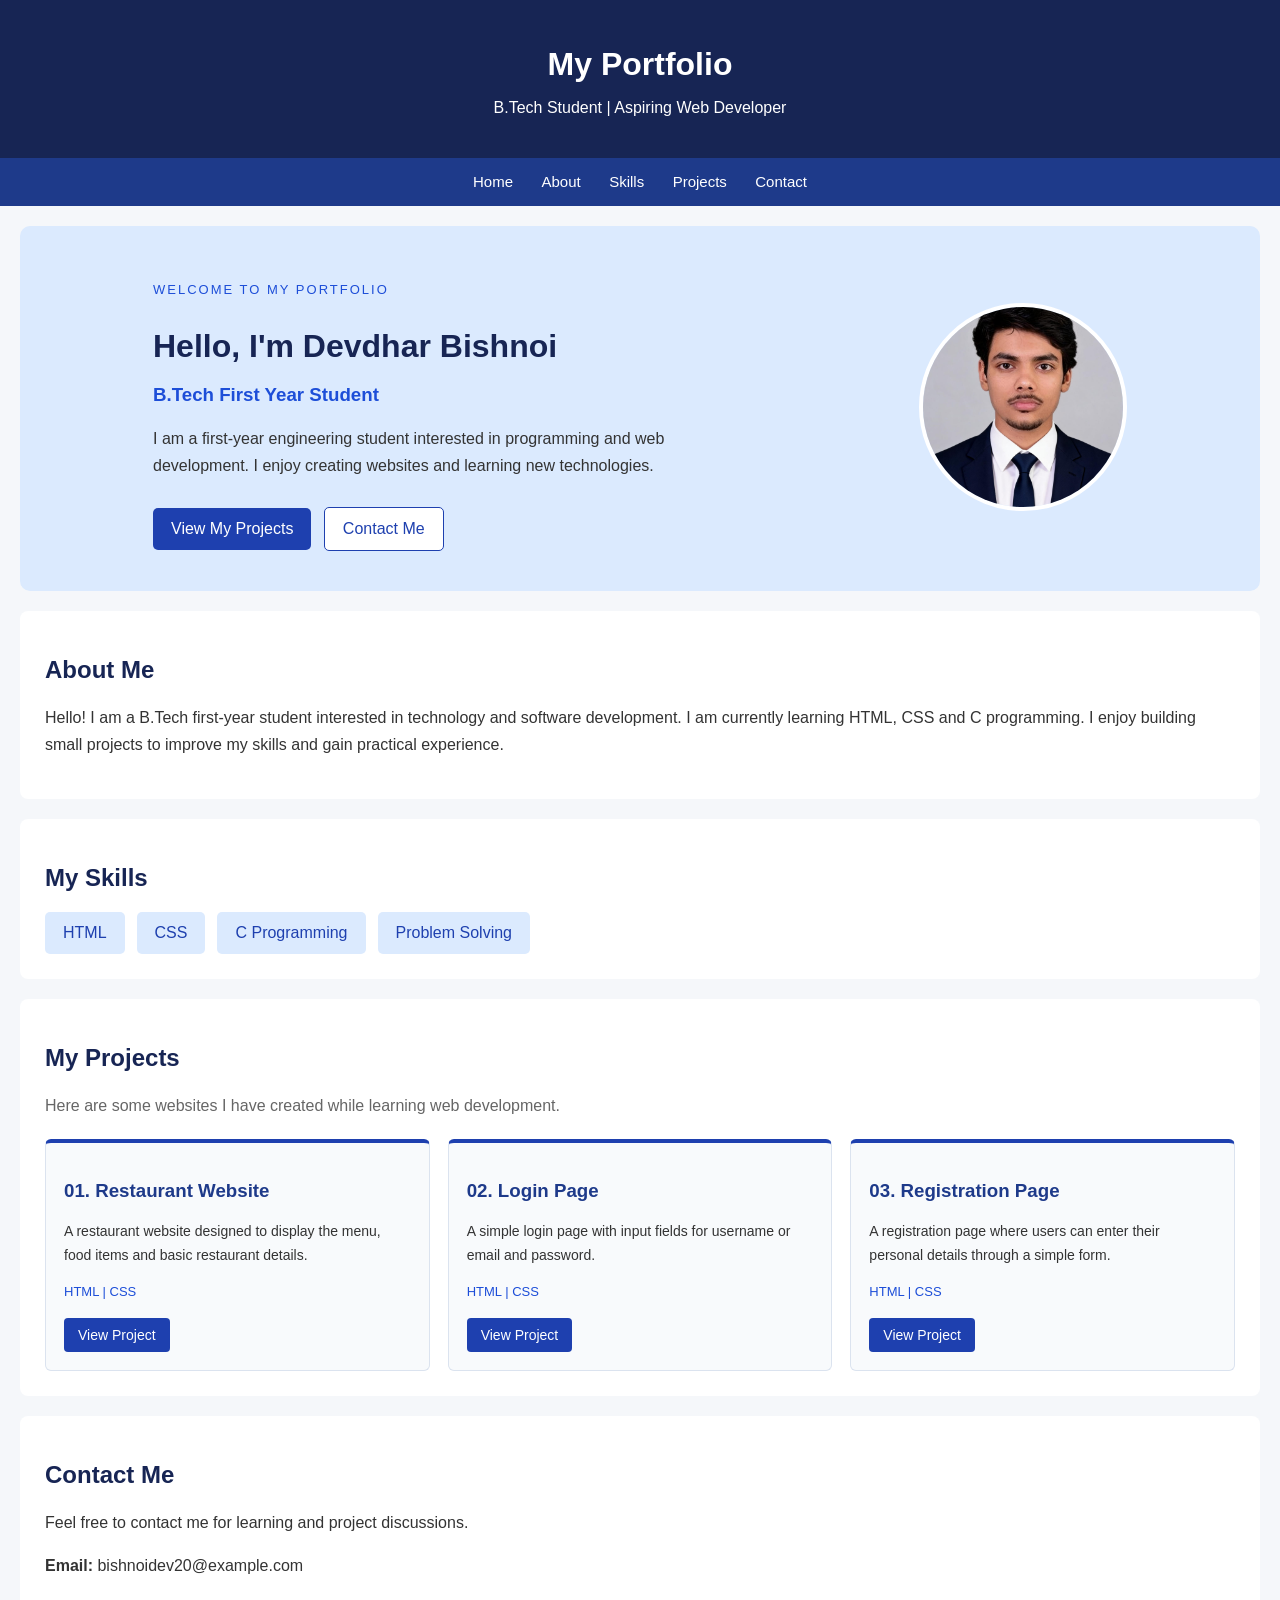
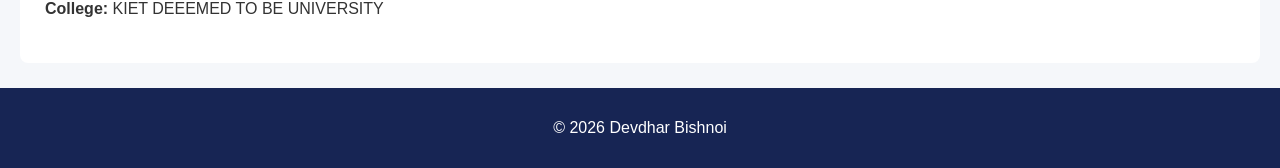
<file: index.html>
<!DOCTYPE html>
<html lang="en">
<head>
    <meta charset="UTF-8">
    <meta name="viewport" content="width=device-width, initial-scale=1.0">
    <title>My Portfolio</title>
    <link rel="stylesheet" href="index.css">
</head>
<body>

    <!-- Header -->
    <header>
        <h1>My Portfolio</h1>
        <p>B.Tech Student | Aspiring Web Developer</p>
    </header>

    <!-- Navigation Bar -->
    <nav>
        <a href="#home">Home</a>
        <a href="#about">About</a>
        <a href="#skills">Skills</a>
        <a href="#projects">Projects</a>
        <a href="#contact">Contact</a>
    </nav>

    <!-- Home Section -->
    <section id="home" class="intro">

        <div class="intro-text">
            <p class="welcome">WELCOME TO MY PORTFOLIO</p>

            <h2>Hello, I'm Devdhar Bishnoi</h2>
            <h3>B.Tech First Year Student</h3>

            <p>
                I am a first-year engineering student interested
                in programming and web development. I enjoy
                creating websites and learning new technologies.
            </p>

            <a href="#projects" class="btn">View My Projects</a>
            <a href="#contact" class="btn btn-light">Contact Me</a>
        </div>

        <!-- Profile Photo -->
        <div class="profile">
            <img src="PFP 1.jpeg" alt="My Profile Photo">
        </div>

    </section>

    <!-- About Section -->
    <section id="about">
        <h2>About Me</h2>

        <p>
            Hello! I am a B.Tech first-year student interested
            in technology and software development. I am currently
            learning HTML, CSS and C programming. I enjoy building
            small projects to improve my skills and gain practical
            experience.
        </p>
    </section>

    <!-- Skills Section -->
    <section id="skills">
        <h2>My Skills</h2>

        <div class="skills">
            <div class="skill">HTML</div>
            <div class="skill">CSS</div>
            <div class="skill">C Programming</div>
            <div class="skill">Problem Solving</div>
        </div>
    </section>

    <!-- Projects Section -->
    <section id="projects">
        <h2>My Projects</h2>

        <p class="subtitle">
            Here are some websites I have created while learning
            web development.
        </p>

        <div class="project-container">

            <!-- Restaurant Website -->
            <div class="project-card">
                <h3>01. Restaurant Website</h3>

                <p>
                    A restaurant website designed to display the
                    menu, food items and basic restaurant details.
                </p>

                <span>HTML | CSS</span>

                <br><br>

                <a href="Assignment/resty.html"
                   target="_blank"
                   class="project-btn">
                    View Project
                </a>
            </div>

            <!-- Login Page -->
            <div class="project-card">
                <h3>02. Login Page</h3>

                <p>
                    A simple login page with input fields for
                    username or email and password.
                </p>

                <span>HTML | CSS</span>

                <br><br>

                <a href="Assignment/login.html"
                   target="_blank"
                   class="project-btn">
                    View Project
                </a>
            </div>

            <!-- Registration Page -->
            <div class="project-card">
                <h3>03. Registration Page</h3>

                <p>
                    A registration page where users can enter
                    their personal details through a simple form.
                </p>

                <span>HTML | CSS</span>

                <br><br>

                <a href="Assignment/registration.html"
                   target="_blank"
                   class="project-btn">
                    View Project
                </a>
            </div>

        </div>
    </section>

    <!-- Contact Section -->
    <section id="contact">
        <h2>Contact Me</h2>

        <p>
            Feel free to contact me for learning and project
            discussions.
        </p>

        <p><b>Email:</b> bishnoidev20@example.com</p>
        <p><b>College:</b> KIET DEEEMED TO BE UNIVERSITY</p>
    </section>

    <!-- Footer -->
    <footer>
        <p>© 2026 Devdhar Bishnoi </p>
    </footer>

</body>
</html>
</file>
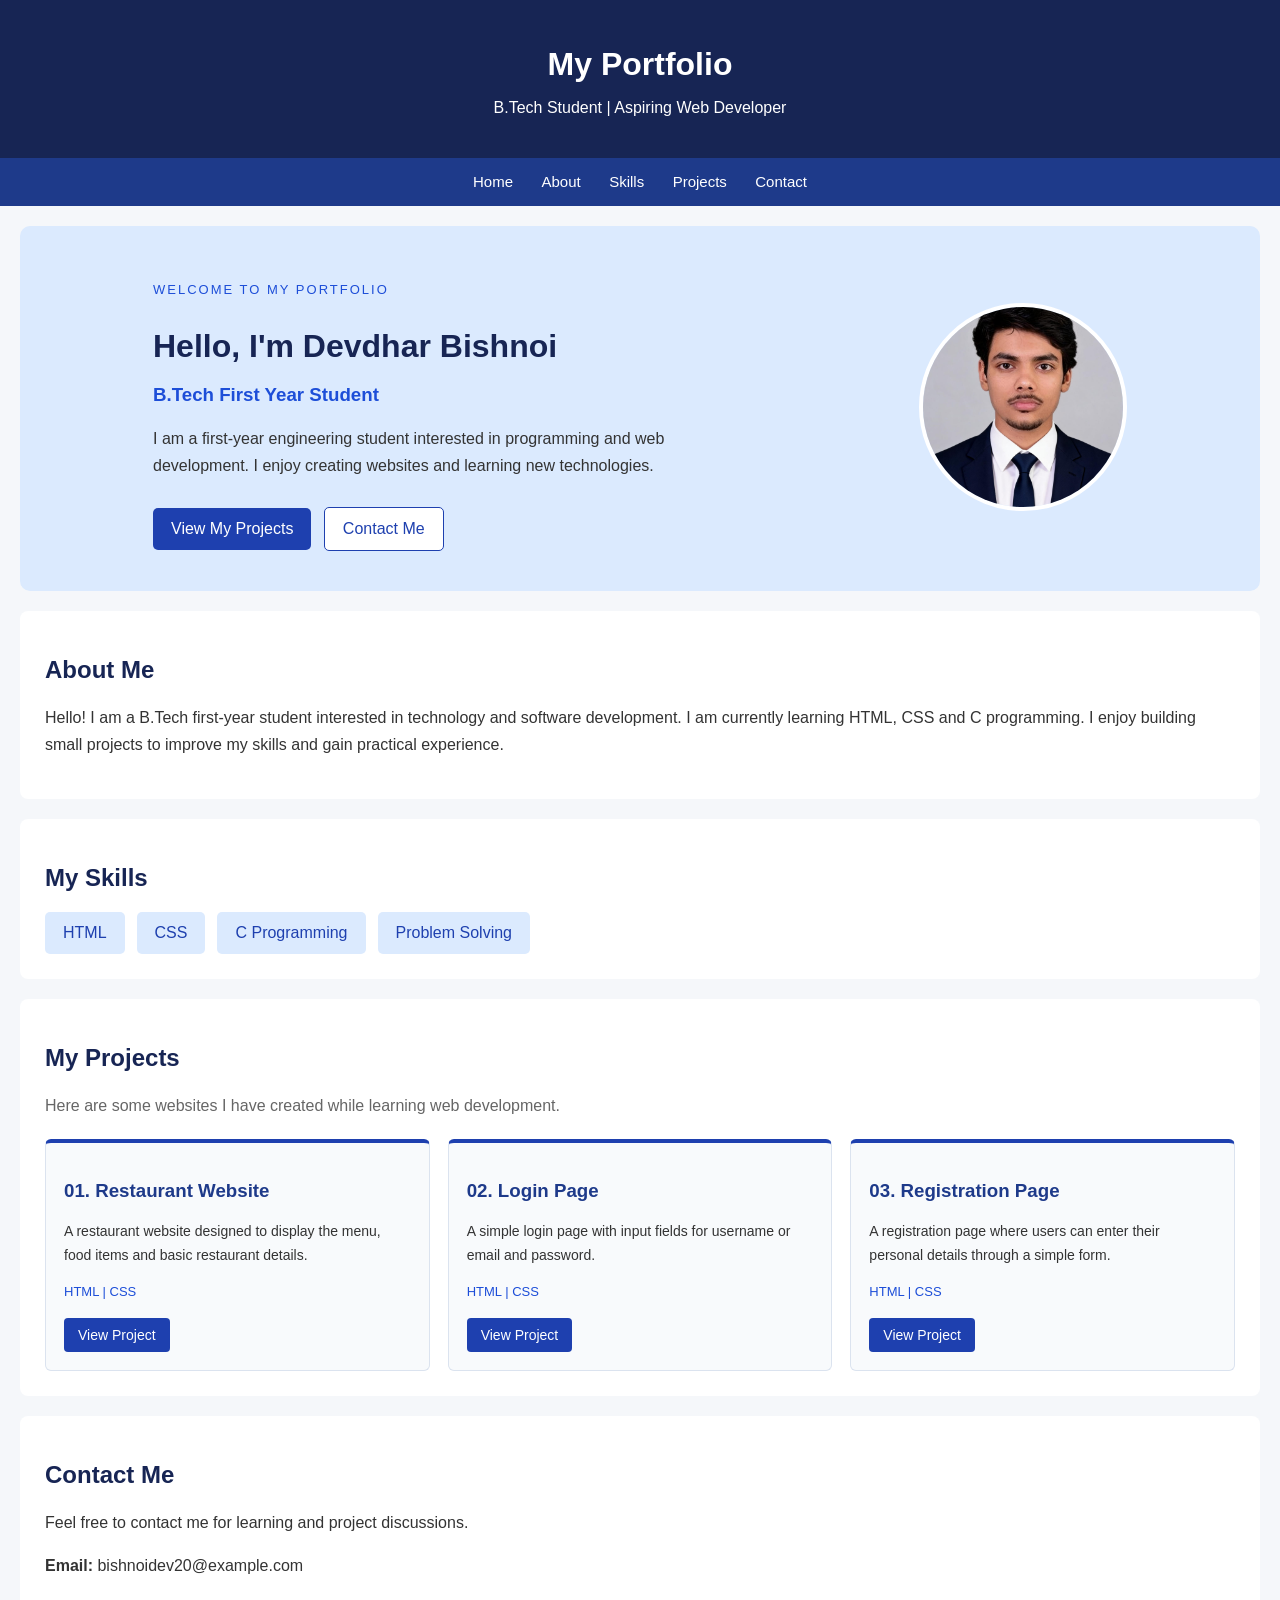
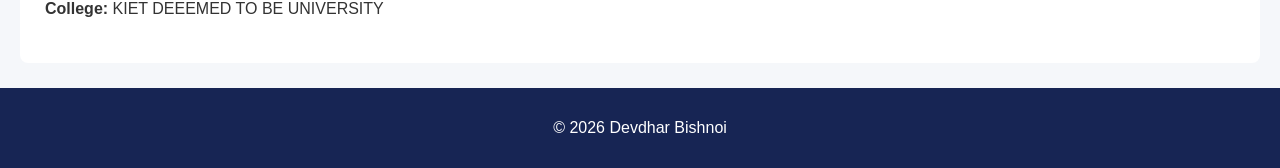
<file: Assignment/index.html>
<!DOCTYPE html>
<html lang="en">
<head>
    <meta charset="UTF-8">
    <meta name="viewport" content="width=device-width, initial-scale=1.0">
    <title>My Portfolio</title>
    <link rel="stylesheet" href="index.css">
</head>
<body>

    <!-- Header -->
    <header>
        <h1>My Portfolio</h1>
        <p>B.Tech Student | Aspiring Web Developer</p>
    </header>

    <!-- Navigation Bar -->
    <nav>
        <a href="#home">Home</a>
        <a href="#about">About</a>
        <a href="#skills">Skills</a>
        <a href="#projects">Projects</a>
        <a href="#contact">Contact</a>
    </nav>

    <!-- Home Section -->
    <section id="home" class="intro">

        <div class="intro-text">
            <p class="welcome">WELCOME TO MY PORTFOLIO</p>

            <h2>Hello, I'm Devdhar Bishnoi</h2>
            <h3>B.Tech First Year Student</h3>

            <p>
                I am a first-year engineering student interested
                in programming and web development. I enjoy
                creating websites and learning new technologies.
            </p>

            <a href="#projects" class="btn">View My Projects</a>
            <a href="#contact" class="btn btn-light">Contact Me</a>
        </div>

        <!-- Profile Photo -->
        <div class="profile">
            <img src="PFP 1.jpeg" alt="My Profile Photo">
        </div>

    </section>

    <!-- About Section -->
    <section id="about">
        <h2>About Me</h2>

        <p>
            Hello! I am a B.Tech first-year student interested
            in technology and software development. I am currently
            learning HTML, CSS and C programming. I enjoy building
            small projects to improve my skills and gain practical
            experience.
        </p>
    </section>

    <!-- Skills Section -->
    <section id="skills">
        <h2>My Skills</h2>

        <div class="skills">
            <div class="skill">HTML</div>
            <div class="skill">CSS</div>
            <div class="skill">C Programming</div>
            <div class="skill">Problem Solving</div>
        </div>
    </section>

    <!-- Projects Section -->
    <section id="projects">
        <h2>My Projects</h2>

        <p class="subtitle">
            Here are some websites I have created while learning
            web development.
        </p>

        <div class="project-container">

            <!-- Restaurant Website -->
            <div class="project-card">
                <h3>01. Restaurant Website</h3>

                <p>
                    A restaurant website designed to display the
                    menu, food items and basic restaurant details.
                </p>

                <span>HTML | CSS</span>

                <br><br>

                <a href="resty.html"
                   target="_blank"
                   rel="noopener noreferrer"
                   class="project-btn">
                    View Project
                </a>
            </div>

            <!-- Login Page -->
            <div class="project-card">
                <h3>02. Login Page</h3>

                <p>
                    A simple login page with input fields for
                    username or email and password.
                </p>

                <span>HTML | CSS</span>

                <br><br>

                <a href="login.html"
                   target="_blank"
                   rel="noopener noreferrer"
                   class="project-btn">
                    View Project
                </a>
            </div>

            <!-- Registration Page -->
            <div class="project-card">
                <h3>03. Registration Page</h3>

                <p>
                    A registration page where users can enter
                    their personal details through a simple form.
                </p>

                <span>HTML | CSS</span>

                <br><br>

                <a href=registration.html"
                   target="_blank"
                   rel="noopener noreferrer"
                   class="project-btn">
                    View Project
                </a>
            </div>

        </div>
    </section>

    <!-- Contact Section -->
    <section id="contact">
        <h2>Contact Me</h2>

        <p>
            Feel free to contact me for learning and project
            discussions.
        </p>

        <p><b>Email:</b> bishnoidev20@example.com</p>
        <p><b>College:</b> KIET DEEEMED TO BE UNIVERSITY</p>
    </section>

    <!-- Footer -->
    <footer>
        <p>© 2026 Devdhar Bishnoi </p>
    </footer>

</body>
</html>
</file>
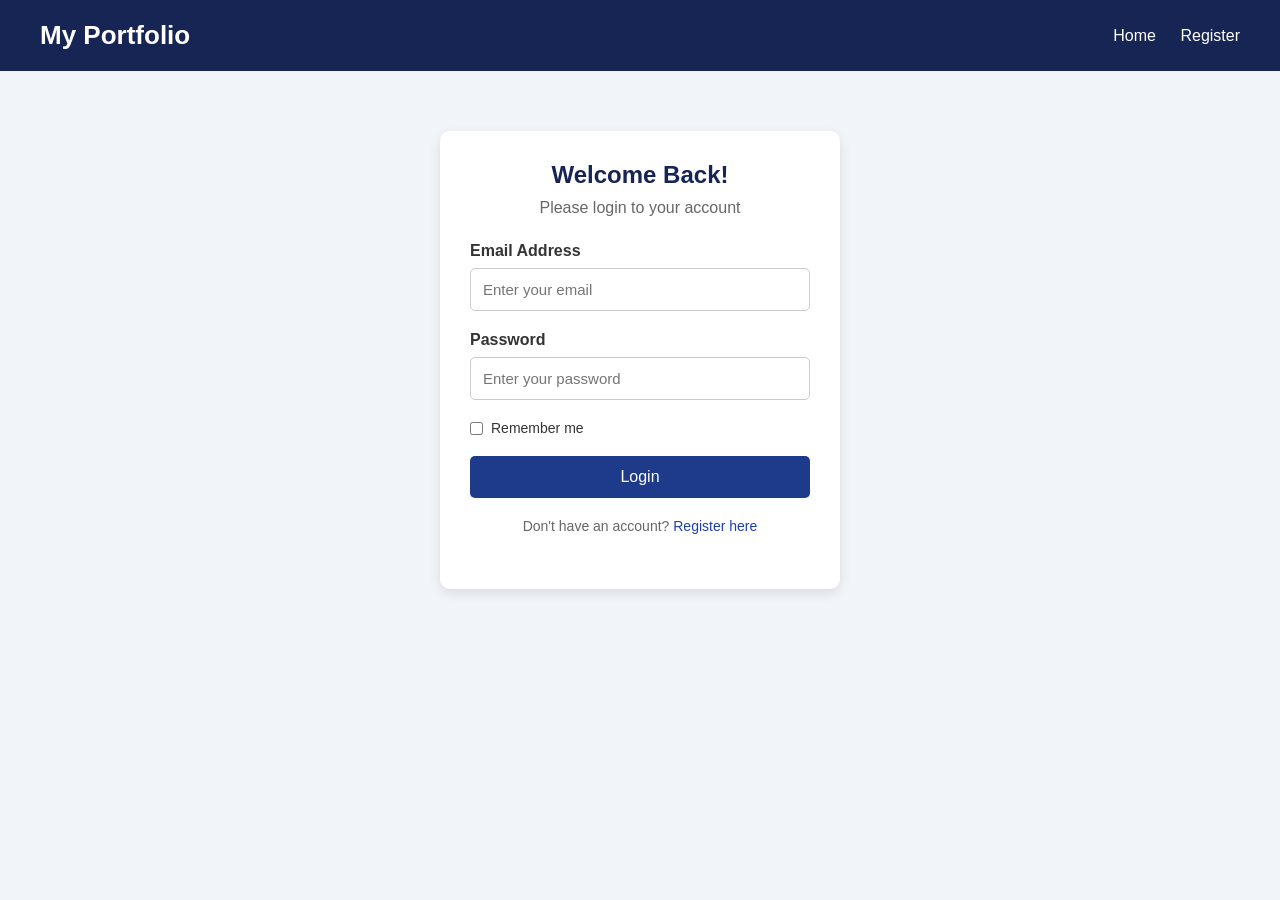
<file: Assignment/login.html>
<!DOCTYPE html>
<html lang="en">
<head>
    <meta charset="UTF-8">
    <meta name="viewport" content="width=device-width, initial-scale=1.0">
    <title>Login Page</title>
    <link rel="stylesheet" href="login.css">
</head>
<body>

    <header>
        <h1>My Portfolio</h1>
        <nav>
            <a href="index.html">Home</a>
            <a href="registration.html">Register</a>
        </nav>
    </header>

    <div class="login-container">
        <h2>Welcome Back!</h2>
        <p>Please login to your account</p>

        <form action="#" method="post">
            <div class="input-group">
                <label for="email">Email Address</label>
                <input
                    type="email"
                    id="email"
                    name="email"
                    placeholder="Enter your email"
                    required
                >
            </div>

            <div class="input-group">
                <label for="password">Password</label>
                <input
                    type="password"
                    id="password"
                    name="password"
                    placeholder="Enter your password"
                    required
                >
            </div>

            <div class="remember-me">
                <input type="checkbox" id="remember" name="remember">
                <label for="remember">Remember me</label>
            </div>

            <button type="submit">Login</button>
        </form>

        <p class="register-link">
            Don't have an account?
            <a href="registration.html">Register here</a>
        </p>
    </div>

</body>
</html>
</file>
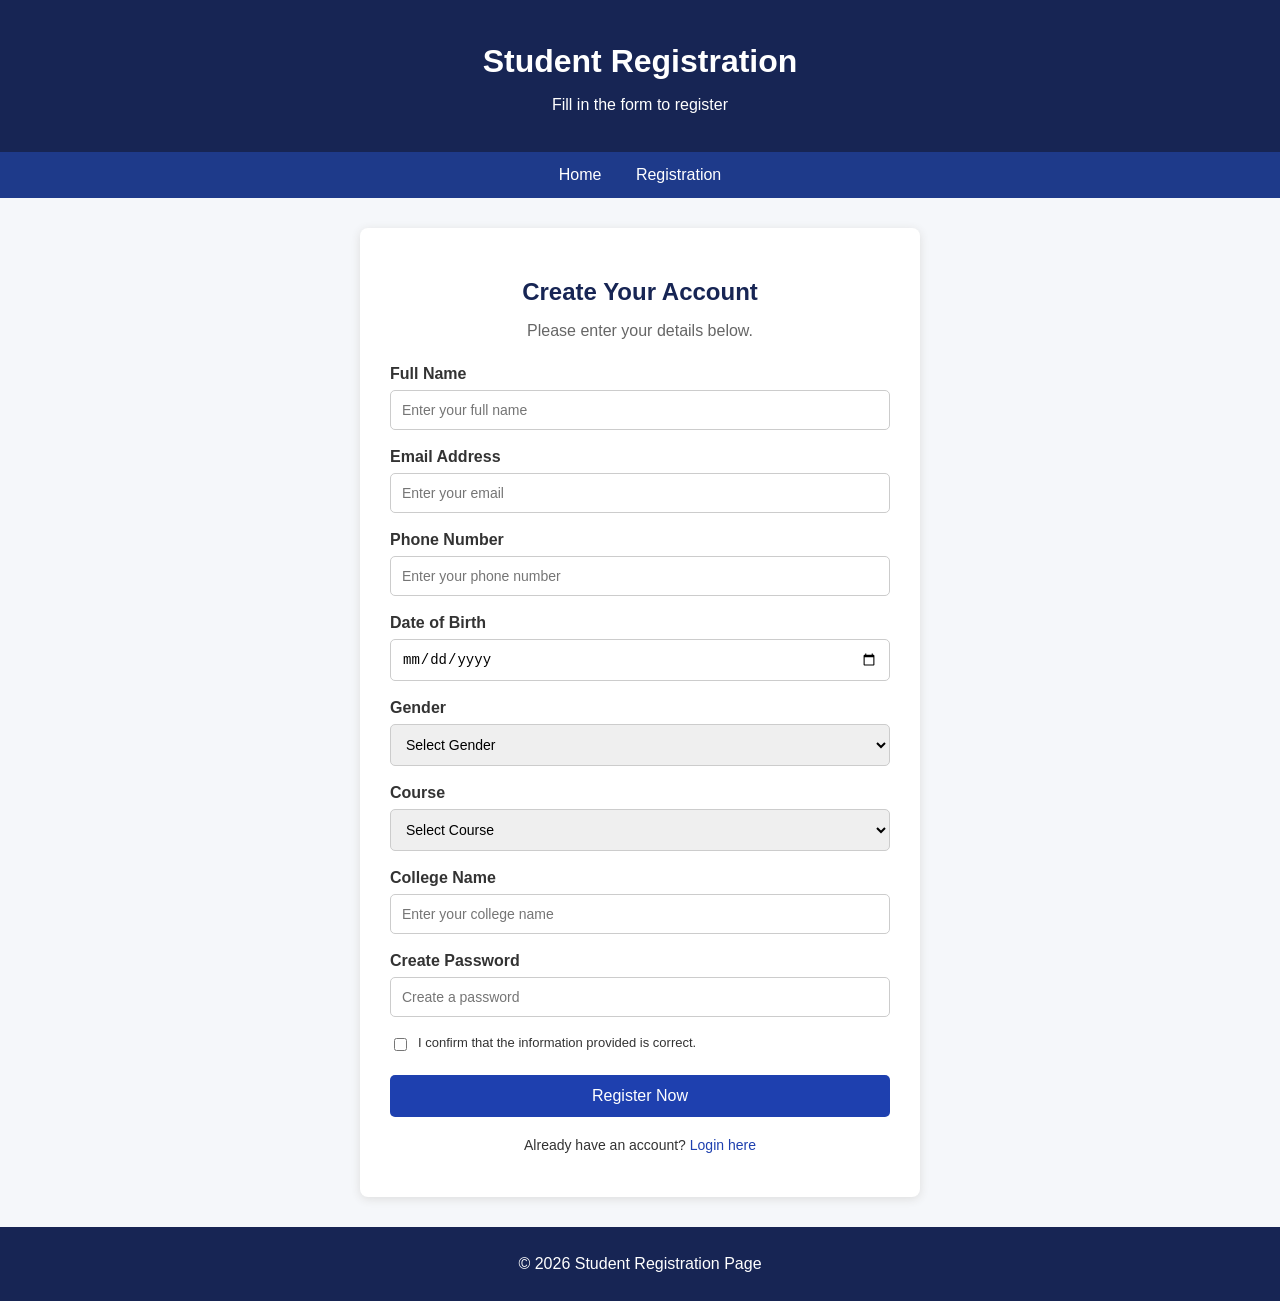
<file: Assignment/registration.html>
<!DOCTYPE html>
<html lang="en">
<head>
    <meta charset="UTF-8">
    <meta name="viewport" content="width=device-width, initial-scale=1.0">
    <title>Student Registration Form</title>
    <link rel="stylesheet" href="registration.css">
</head>
<body>

    <header>
        <h1>Student Registration</h1>
        <p>Fill in the form to register</p>
    </header>

    <nav>
        <a href="index.html">Home</a>
        <a href="#registration">Registration</a>
    </nav>

    <div class="container" id="registration">

        <h2>Create Your Account</h2>
        <p class="subtitle">Please enter your details below.</p>

        <form action="#" method="post">

            <div class="form-group">
                <label for="fullname">Full Name</label>
                <input type="text" id="fullname" name="fullname"
                       placeholder="Enter your full name" required>
            </div>

            <div class="form-group">
                <label for="email">Email Address</label>
                <input type="email" id="email" name="email"
                       placeholder="Enter your email" required>
            </div>

            <div class="form-group">
                <label for="phone">Phone Number</label>
                <input type="tel" id="phone" name="phone"
                       placeholder="Enter your phone number"
                       pattern="[0-9]{10}" maxlength="10" required>
            </div>

            <div class="form-group">
                <label for="dob">Date of Birth</label>
                <input type="date" id="dob" name="dob" required>
            </div>

            <div class="form-group">
                <label for="gender">Gender</label>
                <select id="gender" name="gender" required>
                    <option value="">Select Gender</option>
                    <option value="male">Male</option>
                    <option value="female">Female</option>
                    <option value="other">Other</option>
                    <option value="prefer-not-to-say">
                        Prefer not to say
                    </option>
                </select>
            </div>

            <div class="form-group">
                <label for="course">Course</label>
                <select id="course" name="course" required>
                    <option value="">Select Course</option>
                    <option value="cse">B.Tech CSE</option>
                    <option value="cse ai">B.Tech CSE (AI)</option>
                    <option value="it">B.Tech IT</option>
                    <option value="ece">B.Tech ECE</option>
                    <option value="mechanical">B.Tech Mechanical</option>
                    <option value="civil">B.Tech Civil</option>
                </select>
            </div>

            <div class="form-group">
                <label for="college">College Name</label>
                <input type="text" id="college" name="college"
                       placeholder="Enter your college name" required>
            </div>

            <div class="form-group">
                <label for="password">Create Password</label>
                <input type="password" id="password" name="password"
                       placeholder="Create a password"
                       minlength="8" required>
            </div>

            <div class="form-group checkbox">
                <input type="checkbox" id="terms" name="terms" required>
                <label for="terms">
                    I confirm that the information provided is correct.
                </label>
            </div>

            <button type="submit">Register Now</button>

            <p class="login-text">
                Already have an account?
                <a href="login.html">Login here</a>
            </p>

        </form>

    </div>

    <footer>
        <p>© 2026 Student Registration Page</p>
    </footer>

</body>
</html>
</file>
<file: index.css>
/* General Styling */
body {
    margin: 0;
    font-family: Arial, sans-serif;
    background-color: #f5f7fa;
    color: #333;
}

/* Header */
header {
    background-color: #172554;
    color: white;
    text-align: center;
    padding: 25px;
}

header h1 {
    margin-bottom: 8px;
}

/* Navigation */
nav {
    background-color: #1e3a8a;
    text-align: center;
    padding: 15px;
}

nav a {
    color: white;
    text-decoration: none;
    margin: 12px;
    font-size: 15px;
}

nav a:hover {
    color: #93c5fd;
}

/* Home Section */
.intro {
    background-color: #dbeafe;
    margin: 20px;
    padding: 40px;
    border-radius: 10px;
    display: flex;
    align-items: center;
    justify-content: space-around;
    gap: 30px;
}

.intro-text {
    max-width: 550px;
}

.welcome {
    color: #1d4ed8;
    font-size: 13px;
    letter-spacing: 2px;
}

.intro h2 {
    font-size: 32px;
    color: #172554;
    margin-bottom: 10px;
}

.intro h3 {
    color: #1d4ed8;
}

.intro p {
    line-height: 1.7;
}

/* Profile Photo */
.profile img {
    width: 200px;
    height: 200px;
    object-fit: cover;
    border-radius: 50%;
    border: 4px solid white;
}

/* Main Buttons */
.btn {
    display: inline-block;
    background-color: #1e40af;
    color: white;
    text-decoration: none;
    padding: 12px 18px;
    border-radius: 5px;
    margin-top: 12px;
}

.btn:hover {
    background-color: #172554;
}

.btn-light {
    background-color: white;
    color: #1e40af;
    border: 1px solid #1e40af;
    margin-left: 8px;
}

.btn-light:hover {
    background-color: #eff6ff;
}

/* General Sections */
section:not(.intro) {
    background-color: white;
    margin: 20px;
    padding: 25px;
    border-radius: 8px;
}

h2 {
    color: #172554;
}

section p {
    line-height: 1.7;
}

/* Skills */
.skills {
    display: flex;
    flex-wrap: wrap;
    gap: 12px;
}

.skill {
    background-color: #dbeafe;
    color: #1e40af;
    padding: 12px 18px;
    border-radius: 5px;
}

/* Projects Section */
.subtitle {
    color: #666;
}

.project-container {
    display: flex;
    flex-wrap: wrap;
    gap: 18px;
    margin-top: 20px;
}

.project-card {
    background-color: #f8fafc;
    border: 1px solid #dbe3ef;
    border-top: 4px solid #1e40af;
    padding: 18px;
    border-radius: 6px;
    flex: 1;
    min-width: 200px;
}

.project-card h3 {
    color: #1e3a8a;
}

.project-card p {
    font-size: 14px;
}

.project-card span {
    color: #1d4ed8;
    font-size: 13px;
}

/* Project Buttons */
.project-btn {
    display: inline-block;
    background-color: #1e40af;
    color: white;
    text-decoration: none;
    padding: 9px 14px;
    border-radius: 4px;
    font-size: 14px;
}

.project-btn:hover {
    background-color: #172554;
}

/* Footer */
footer {
    background-color: #172554;
    color: white;
    text-align: center;
    padding: 15px;
    margin-top: 25px;
}

/* Smooth Scrolling */
html {
    scroll-behavior: smooth;
}

/* Mobile Responsive Design */
@media (max-width: 600px) {
    .intro {
        flex-direction: column-reverse;
        text-align: center;
        padding: 25px;
    }

    .profile img {
        width: 150px;
        height: 150px;
    }

    nav a {
        display: inline-block;
        margin: 6px;
    }

    .btn-light {
        margin-left: 0;
    }

    .project-card {
        min-width: 0;
    }
}
</file>
<file: Assignment/index.css>
/* General Styling */
body {
    margin: 0;
    font-family: Arial, sans-serif;
    background-color: #f5f7fa;
    color: #333;
}

/* Header */
header {
    background-color: #172554;
    color: white;
    text-align: center;
    padding: 25px;
}

header h1 {
    margin-bottom: 8px;
}

/* Navigation */
nav {
    background-color: #1e3a8a;
    text-align: center;
    padding: 15px;
}

nav a {
    color: white;
    text-decoration: none;
    margin: 12px;
    font-size: 15px;
}

nav a:hover {
    color: #93c5fd;
}

/* Home Section */
.intro {
    background-color: #dbeafe;
    margin: 20px;
    padding: 40px;
    border-radius: 10px;
    display: flex;
    align-items: center;
    justify-content: space-around;
    gap: 30px;
}

.intro-text {
    max-width: 550px;
}

.welcome {
    color: #1d4ed8;
    font-size: 13px;
    letter-spacing: 2px;
}

.intro h2 {
    font-size: 32px;
    color: #172554;
    margin-bottom: 10px;
}

.intro h3 {
    color: #1d4ed8;
}

.intro p {
    line-height: 1.7;
}

/* Profile Photo */
.profile img {
    width: 200px;
    height: 200px;
    object-fit: cover;
    border-radius: 50%;
    border: 4px solid white;
}

/* Main Buttons */
.btn {
    display: inline-block;
    background-color: #1e40af;
    color: white;
    text-decoration: none;
    padding: 12px 18px;
    border-radius: 5px;
    margin-top: 12px;
}

.btn:hover {
    background-color: #172554;
}

.btn-light {
    background-color: white;
    color: #1e40af;
    border: 1px solid #1e40af;
    margin-left: 8px;
}

.btn-light:hover {
    background-color: #eff6ff;
}

/* General Sections */
section:not(.intro) {
    background-color: white;
    margin: 20px;
    padding: 25px;
    border-radius: 8px;
}

h2 {
    color: #172554;
}

section p {
    line-height: 1.7;
}

/* Skills */
.skills {
    display: flex;
    flex-wrap: wrap;
    gap: 12px;
}

.skill {
    background-color: #dbeafe;
    color: #1e40af;
    padding: 12px 18px;
    border-radius: 5px;
}

/* Projects Section */
.subtitle {
    color: #666;
}

.project-container {
    display: flex;
    flex-wrap: wrap;
    gap: 18px;
    margin-top: 20px;
}

.project-card {
    background-color: #f8fafc;
    border: 1px solid #dbe3ef;
    border-top: 4px solid #1e40af;
    padding: 18px;
    border-radius: 6px;
    flex: 1;
    min-width: 200px;
}

.project-card h3 {
    color: #1e3a8a;
}

.project-card p {
    font-size: 14px;
}

.project-card span {
    color: #1d4ed8;
    font-size: 13px;
}

/* Project Buttons */
.project-btn {
    display: inline-block;
    background-color: #1e40af;
    color: white;
    text-decoration: none;
    padding: 9px 14px;
    border-radius: 4px;
    font-size: 14px;
}

.project-btn:hover {
    background-color: #172554;
}

/* Footer */
footer {
    background-color: #172554;
    color: white;
    text-align: center;
    padding: 15px;
    margin-top: 25px;
}

/* Smooth Scrolling */
html {
    scroll-behavior: smooth;
}

/* Mobile Responsive Design */
@media (max-width: 600px) {
    .intro {
        flex-direction: column-reverse;
        text-align: center;
        padding: 25px;
    }

    .profile img {
        width: 150px;
        height: 150px;
    }

    nav a {
        display: inline-block;
        margin: 6px;
    }

    .btn-light {
        margin-left: 0;
    }

    .project-card {
        min-width: 0;
    }
}
</file>
<file: Assignment/login.css>
* {
    margin: 0;
    padding: 0;
    box-sizing: border-box;
}

body {
    font-family: Arial, sans-serif;
    background-color: #f1f5f9;
    color: #333;
    min-height: 100vh;
}

/* Header */
header {
    background-color: #172554;
    color: white;
    padding: 20px 40px;
    display: flex;
    justify-content: space-between;
    align-items: center;
}

header h1 {
    text-align: center;
    font-size: 26px;
}

nav a {
    color: white;
    text-decoration: none;
    margin-left: 20px;
}

nav a:hover {
    color: #93c5fd;
}

/* Login Box */
.login-container {
    width: 90%;
    max-width: 400px;
    margin: 60px auto;
    padding: 30px;
    background-color: white;
    border-radius: 10px;
    box-shadow: 0 4px 12px rgba(0, 0, 0, 0.1);
}

.login-container h2 {
    text-align: center;
    color: #172554;
    margin-bottom: 10px;
}

.login-container p {
    text-align: center;
    margin-bottom: 25px;
    color: #666;
}

/* Form Fields */
.input-group {
    margin-bottom: 20px;
}

.input-group label {
    display: block;
    margin-bottom: 8px;
    font-weight: bold;
}

.input-group input {
    width: 100%;
    padding: 12px;
    border: 1px solid #ccc;
    border-radius: 5px;
    font-size: 15px;
}

.input-group input:focus {
    outline: none;
    border-color: #2563eb;
}

/* Remember Me */
.remember-me {
    display: flex;
    align-items: center;
    gap: 8px;
    margin-bottom: 20px;
}

.remember-me label {
    font-size: 14px;
}

/* Login Button */
button {
    width: 100%;
    padding: 12px;
    background-color: #1e3a8a;
    color: white;
    border: none;
    border-radius: 5px;
    font-size: 16px;
    cursor: pointer;
}

button:hover {
    background-color: #2563eb;
}

/* Links */
.register-link {
    margin-top: 20px;
    font-size: 14px;
}

.register-link a,
.back-link {
    color: #1e40af;
    text-decoration: none;
}

.register-link a:hover,
.back-link:hover {
    text-decoration: underline;
}

.back-link {
    display: block;
    text-align: center;
    margin-top: 20px;
}

/* Mobile Responsive */
@media (max-width: 480px) {
    header {
        padding: 18px;
        flex-direction: column;
        gap: 15px;
    }

    nav a {
        margin: 0 8px;
    }

    .login-container {
        margin: 35px auto;
        padding: 25px;
    }
}
</file>
<file: Assignment/registration.css>
body {
    margin: 0;
    font-family: Arial, sans-serif;
    background-color: #f5f7fa;
    color: #333;
}

/* Header */
header {
    background-color: #172554;
    color: white;
    text-align: center;
    padding: 22px;
}

header h1 {
    margin-bottom: 8px;
}

/* Navigation */
nav {
    background-color: #1e3a8a;
    text-align: center;
    padding: 14px;
}

nav a {
    color: white;
    text-decoration: none;
    margin: 15px;
}

nav a:hover {
    color: #93c5fd;
}

/* Registration Form */
.container {
    background-color: white;
    max-width: 500px;
    margin: 30px auto;
    padding: 30px;
    border-radius: 8px;
    box-shadow: 0 2px 10px #ddd;
}

.container h2 {
    color: #172554;
    text-align: center;
    margin-bottom: 8px;
}

.subtitle {
    text-align: center;
    color: #666;
    margin-bottom: 25px;
}

/* Form Fields */
.form-group {
    margin-bottom: 18px;
}

.form-group label {
    display: block;
    margin-bottom: 7px;
    font-weight: bold;
}

.form-group input,
.form-group select {
    width: 100%;
    padding: 11px;
    border: 1px solid #ccc;
    border-radius: 5px;
    box-sizing: border-box;
    font-size: 14px;
}

.form-group input:focus,
.form-group select:focus {
    outline: none;
    border-color: #1e40af;
}

/* Checkbox */
.checkbox {
    display: flex;
    align-items: flex-start;
    gap: 8px;
}

.checkbox input {
    width: auto;
    margin-top: 3px;
}

.checkbox label {
    font-size: 13px;
    font-weight: normal;
}

/* Register Button */
button {
    width: 100%;
    padding: 12px;
    background-color: #1e40af;
    color: white;
    border: none;
    border-radius: 5px;
    font-size: 16px;
    cursor: pointer;
}

button:hover {
    background-color: #172554;
}

/* Links */
.login-text {
    text-align: center;
    margin-top: 20px;
    font-size: 14px;
}

.login-text a,
.back-link {
    color: #1e40af;
    text-decoration: none;
}

.login-text a:hover,
.back-link:hover {
    text-decoration: underline;
}

.back-link {
    display: block;
    text-align: center;
    margin-top: 20px;
}

/* Footer */
footer {
    background-color: #172554;
    color: white;
    text-align: center;
    padding: 12px;
    margin-top: 30px;
}

/* Mobile View */
@media (max-width: 600px) {
    .container {
        margin: 20px 15px;
        padding: 20px;
    }

    header h1 {
        font-size: 25px;
    }
}
</file>
